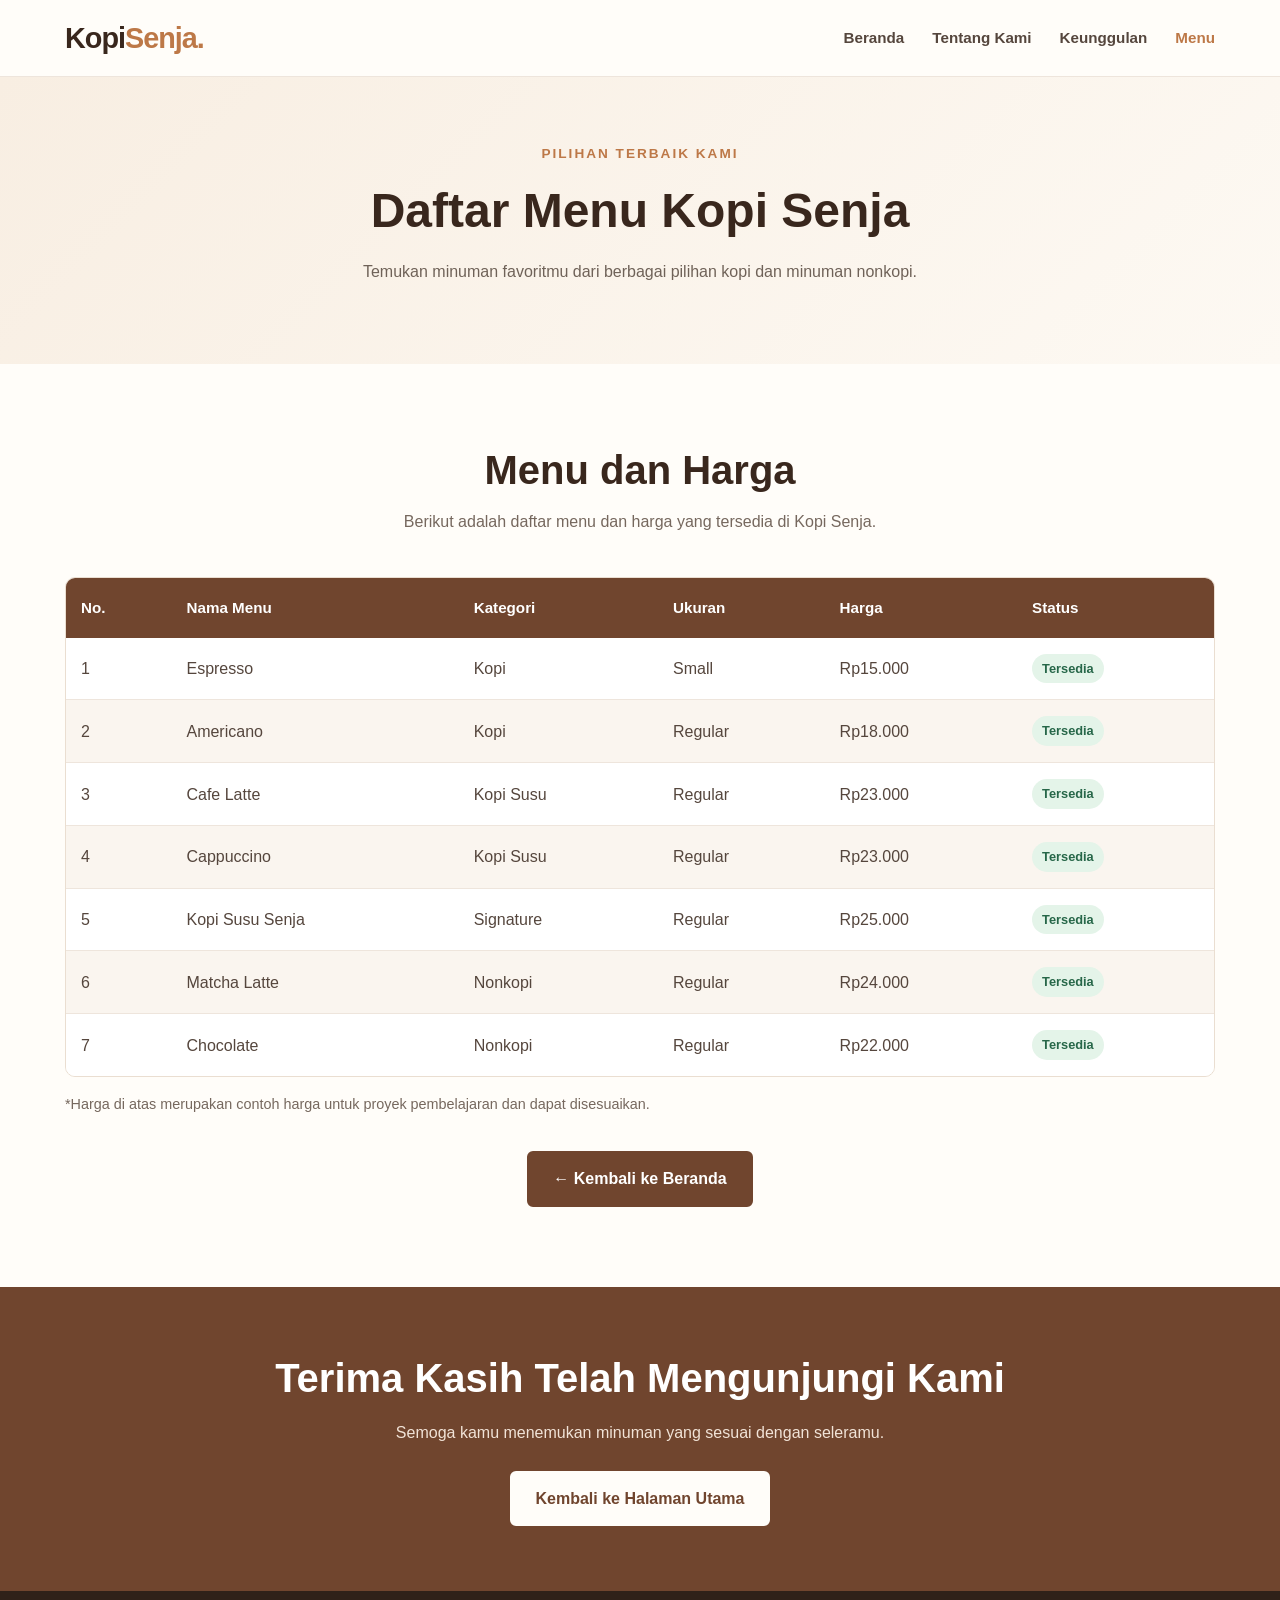
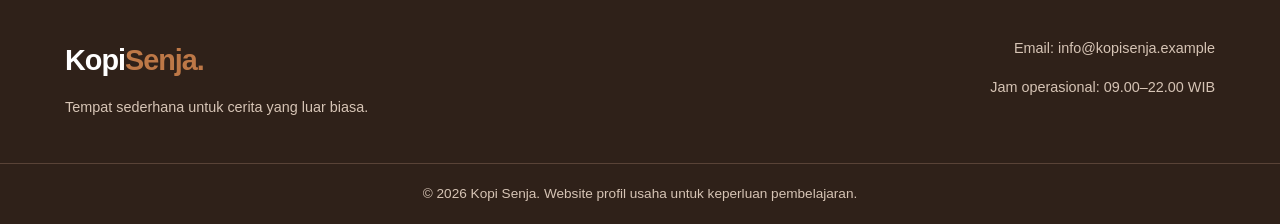
<file: menu.html>
<!DOCTYPE html>
<html lang="id">
<head>
    <meta charset="UTF-8">
    <meta name="viewport" content="width=device-width, initial-scale=1.0">
    <title>Menu | Kopi Senja</title>
    <link rel="stylesheet" href="style.css">
</head>
<body>

    <!-- Header dan Navigasi -->
    <header class="header">
        <div class="container navbar">
            <a href="index.html" class="logo">Kopi<span>Senja.</span></a>

            <nav>
                <ul class="nav-menu">
                    <li><a href="index.html">Beranda</a></li>
                    <li><a href="index.html#tentang">Tentang Kami</a></li>
                    <li><a href="index.html#keunggulan">Keunggulan</a></li>
                    <li><a href="menu.html" class="active">Menu</a></li>
                </ul>
            </nav>
        </div>
    </header>

    <main>
        <!-- Judul Halaman -->
        <section class="menu-hero">
            <div class="container">
                <p class="subtitle">PILIHAN TERBAIK KAMI</p>
                <h1>Daftar Menu Kopi Senja</h1>
                <p>
                    Temukan minuman favoritmu dari berbagai pilihan
                    kopi dan minuman nonkopi.
                </p>
            </div>
        </section>

        <!-- Daftar Menu dalam Tabel -->
        <section class="section">
            <div class="container">
                <div class="section-heading">
                    <h2>Menu dan Harga</h2>
                    <p>
                        Berikut adalah daftar menu dan harga yang tersedia
                        di Kopi Senja.
                    </p>
                </div>

                <div class="table-wrapper">
                    <table class="menu-table">
                        <thead>
                            <tr>
                                <th>No.</th>
                                <th>Nama Menu</th>
                                <th>Kategori</th>
                                <th>Ukuran</th>
                                <th>Harga</th>
                                <th>Status</th>
                            </tr>
                        </thead>

                        <tbody>
                            <tr>
                                <td>1</td>
                                <td>Espresso</td>
                                <td>Kopi</td>
                                <td>Small</td>
                                <td>Rp15.000</td>
                                <td><span class="status">Tersedia</span></td>
                            </tr>

                            <tr>
                                <td>2</td>
                                <td>Americano</td>
                                <td>Kopi</td>
                                <td>Regular</td>
                                <td>Rp18.000</td>
                                <td><span class="status">Tersedia</span></td>
                            </tr>

                            <tr>
                                <td>3</td>
                                <td>Cafe Latte</td>
                                <td>Kopi Susu</td>
                                <td>Regular</td>
                                <td>Rp23.000</td>
                                <td><span class="status">Tersedia</span></td>
                            </tr>

                            <tr>
                                <td>4</td>
                                <td>Cappuccino</td>
                                <td>Kopi Susu</td>
                                <td>Regular</td>
                                <td>Rp23.000</td>
                                <td><span class="status">Tersedia</span></td>
                            </tr>

                            <tr>
                                <td>5</td>
                                <td>Kopi Susu Senja</td>
                                <td>Signature</td>
                                <td>Regular</td>
                                <td>Rp25.000</td>
                                <td><span class="status">Tersedia</span></td>
                            </tr>

                            <tr>
                                <td>6</td>
                                <td>Matcha Latte</td>
                                <td>Nonkopi</td>
                                <td>Regular</td>
                                <td>Rp24.000</td>
                                <td><span class="status">Tersedia</span></td>
                            </tr>

                            <tr>
                                <td>7</td>
                                <td>Chocolate</td>
                                <td>Nonkopi</td>
                                <td>Regular</td>
                                <td>Rp22.000</td>
                                <td><span class="status">Tersedia</span></td>
                            </tr>
                        </tbody>
                    </table>
                </div>

                <p class="table-note">
                    *Harga di atas merupakan contoh harga untuk proyek
                    pembelajaran dan dapat disesuaikan.
                </p>

                <div class="back-home">
                    <a href="index.html" class="btn">
                        ← Kembali ke Beranda
                    </a>
                </div>
            </div>
        </section>

        <!-- Informasi Tambahan -->
        <section class="cta-section">
            <div class="container cta-content">
                <h2>Terima Kasih Telah Mengunjungi Kami</h2>
                <p>
                    Semoga kamu menemukan minuman yang sesuai dengan seleramu.
                </p>
                <a href="index.html" class="btn btn-light">
                    Kembali ke Halaman Utama
                </a>
            </div>
        </section>
    </main>

    <!-- Footer -->
    <footer class="footer">
        <div class="container footer-content">
            <div>
                <a href="index.html" class="logo footer-logo">
                    Kopi<span>Senja.</span>
                </a>
                <p>Tempat sederhana untuk cerita yang luar biasa.</p>
            </div>

            <div class="footer-contact">
                <p>Email: info@kopisenja.example</p>
                <p>Jam operasional: 09.00–22.00 WIB</p>
            </div>
        </div>

        <div class="copyright">
            <p>
                &copy; 2026 Kopi Senja. Website profil usaha untuk keperluan
                pembelajaran.
            </p>
        </div>
    </footer>

</body>
</html>
</file>
<file: style.css>
/* ==================================
   PENGATURAN DASAR
================================== */
* {
    margin: 0;
    padding: 0;
    box-sizing: border-box;
}

html {
    scroll-behavior: smooth;
    scroll-padding-top: 90px;
}

body {
    font-family: Arial, Helvetica, sans-serif;
    color: #30251f;
    background-color: #fffdf9;
    line-height: 1.7;
}

img {
    display: block;
    max-width: 100%;
}

a {
    text-decoration: none;
    color: inherit;
}

.container {
    width: 90%;
    max-width: 1150px;
    margin: 0 auto;
}

h1,
h2,
h3 {
    line-height: 1.3;
}

h1 {
    font-size: clamp(2.2rem, 5vw, 3.6rem);
}

h2 {
    font-size: clamp(1.8rem, 4vw, 2.5rem);
}

p {
    margin-bottom: 14px;
}

/* ==================================
   HEADER DAN NAVIGASI
================================== */
.header {
    background-color: #fffdf9;
    border-bottom: 1px solid #eee5dc;
    position: sticky;
    top: 0;
    z-index: 100;
}

.navbar {
    min-height: 76px;
    display: flex;
    justify-content: space-between;
    align-items: center;
    gap: 20px;
}

.logo {
    font-size: 1.8rem;
    font-weight: bold;
    color: #39271d;
    letter-spacing: -1px;
    white-space: nowrap;
}

.logo span {
    color: #bd7847;
}

.nav-menu {
    list-style: none;
    display: flex;
    align-items: center;
    gap: 28px;
}

.nav-menu a {
    font-size: 0.95rem;
    font-weight: 600;
    color: #55463d;
    transition: color 0.3s;
}

.nav-menu a:hover,
.nav-menu a.active {
    color: #bd7847;
}

/* ==================================
   TOMBOL
================================== */
.btn {
    display: inline-block;
    background-color: #70452e;
    color: #ffffff;
    padding: 12px 24px;
    border: 2px solid #70452e;
    border-radius: 6px;
    font-weight: bold;
    transition: 0.3s;
}

.btn:hover {
    background-color: #4d3020;
    border-color: #4d3020;
    transform: translateY(-2px);
}

.btn-outline {
    color: #70452e;
    background-color: transparent;
}

.btn-outline:hover {
    color: #ffffff;
}

.btn-light {
    background-color: #fffdf9;
    border-color: #fffdf9;
    color: #70452e;
}

.btn-light:hover {
    background-color: #f0e4d7;
    border-color: #f0e4d7;
    color: #4d3020;
}

/* ==================================
   HALAMAN BERANDA
================================== */
.hero {
    background: linear-gradient(135deg, #f8eee2, #fdf9f3);
    padding: 75px 0;
}

.hero-content {
    display: grid;
    grid-template-columns: 1.1fr 0.9fr;
    align-items: center;
    gap: 55px;
}

.subtitle {
    color: #bd7847;
    font-weight: bold;
    font-size: 0.85rem;
    letter-spacing: 2px;
    margin-bottom: 15px;
}

.hero-text h1 {
    margin-bottom: 22px;
    color: #39271d;
}

.hero-text h1 span {
    color: #bd7847;
}

.hero-text > p:not(.subtitle) {
    color: #6f6258;
    font-size: 1.05rem;
    margin-bottom: 28px;
}

.hero-buttons {
    display: flex;
    flex-wrap: wrap;
    gap: 12px;
}

.hero-image img {
    width: 100%;
    height: 430px;
    object-fit: cover;
    border-radius: 18px;
    box-shadow: 0 15px 35px rgba(57, 39, 29, 0.15);
}

/* ==================================
   BAGIAN UMUM
================================== */
.section {
    padding: 80px 0;
}

.section-heading {
    text-align: center;
    max-width: 700px;
    margin: 0 auto 42px;
}

.section-heading h2 {
    margin-bottom: 12px;
    color: #39271d;
}

.section-heading p {
    color: #76685e;
}

/* ==================================
   TENTANG KAMI
================================== */
.about-grid {
    display: grid;
    grid-template-columns: 1fr 1fr;
    align-items: center;
    gap: 55px;
}

.about-image {
    width: 100%;
    height: 390px;
    object-fit: cover;
    border-radius: 15px;
}

.about-text h2 {
    margin-bottom: 22px;
}

.about-text p {
    color: #6f6258;
}

.text-link {
    display: inline-block;
    color: #a96132;
    font-weight: bold;
    margin-top: 8px;
}

.text-link:hover {
    color: #70452e;
}

/* ==================================
   VISI DAN MISI
================================== */
.vision-section {
    background-color: #f8f2eb;
}

.vision-grid {
    display: grid;
    grid-template-columns: repeat(2, 1fr);
    gap: 25px;
}

.info-card,
.feature-card {
    background-color: #ffffff;
    border: 1px solid #eee5dc;
    border-radius: 12px;
    padding: 30px;
    transition: transform 0.3s, box-shadow 0.3s;
}

.info-card:hover,
.feature-card:hover {
    transform: translateY(-5px);
    box-shadow: 0 10px 25px rgba(57, 39, 29, 0.08);
}

.card-icon {
    font-size: 2rem;
    margin-bottom: 15px;
}

.info-card h3,
.feature-card h3 {
    margin-bottom: 12px;
    color: #70452e;
}

.info-card p,
.feature-card p {
    color: #6f6258;
    margin-bottom: 0;
}

/* ==================================
   KEUNGGULAN
================================== */
.feature-grid {
    display: grid;
    grid-template-columns: repeat(3, 1fr);
    gap: 24px;
}

/* ==================================
   AJAKAN / CTA
================================== */
.cta-section {
    background-color: #70452e;
    color: #ffffff;
    padding: 65px 0;
    text-align: center;
}

.cta-content h2 {
    margin-bottom: 15px;
}

.cta-content p {
    color: #f1e3d7;
    margin-bottom: 25px;
}

/* ==================================
   HALAMAN MENU
================================== */
.menu-hero {
    background: linear-gradient(135deg, #f8eee2, #fdf9f3);
    text-align: center;
    padding: 65px 0;
}

.menu-hero h1 {
    color: #39271d;
    font-size: clamp(2rem, 5vw, 3rem);
    margin-bottom: 15px;
}

.menu-hero p:last-child {
    color: #6f6258;
}

/* ==================================
   TABEL MENU
================================== */
.table-wrapper {
    width: 100%;
    overflow-x: auto;
    border-radius: 10px;
    border: 1px solid #eaded1;
}

.menu-table {
    width: 100%;
    border-collapse: collapse;
    background-color: #ffffff;
    min-width: 680px;
}

.menu-table th {
    background-color: #70452e;
    color: #ffffff;
    padding: 17px 15px;
    text-align: left;
    font-size: 0.95rem;
}

.menu-table td {
    padding: 16px 15px;
    border-bottom: 1px solid #eee5dc;
    color: #55463d;
}

.menu-table tbody tr:nth-child(even) {
    background-color: #faf5ef;
}

.menu-table tbody tr:hover {
    background-color: #f2e5d7;
}

.menu-table tbody tr:last-child td {
    border-bottom: none;
}

.status {
    display: inline-block;
    color: #276749;
    background-color: #e4f4e9;
    padding: 4px 10px;
    border-radius: 20px;
    font-size: 0.8rem;
    font-weight: bold;
    white-space: nowrap;
}

.table-note {
    color: #76685e;
    font-size: 0.9rem;
    margin-top: 15px;
}

.back-home {
    text-align: center;
    margin-top: 35px;
}

/* ==================================
   FOOTER
================================== */
.footer {
    background-color: #2f2119;
    color: #f8eee2;
    padding-top: 45px;
}

.footer-content {
    display: flex;
    justify-content: space-between;
    align-items: flex-start;
    gap: 30px;
    padding-bottom: 30px;
}

.footer-logo {
    color: #ffffff;
    display: inline-block;
    margin-bottom: 10px;
}

.footer-content p {
    color: #d6c4b5;
    font-size: 0.9rem;
}

.footer-contact {
    text-align: right;
}

.copyright {
    border-top: 1px solid #594337;
    text-align: center;
    padding: 18px 15px;
}

.copyright p {
    color: #d6c4b5;
    font-size: 0.85rem;
    margin-bottom: 0;
}

/* ==================================
   RESPONSIVE UNTUK TABLET DAN HP
================================== */
@media (max-width: 850px) {
    .navbar {
        flex-direction: column;
        padding: 16px 0;
    }

    .nav-menu {
        justify-content: center;
        flex-wrap: wrap;
        gap: 12px 20px;
    }

    .hero-content,
    .about-grid {
        grid-template-columns: 1fr;
        gap: 35px;
    }

    .hero {
        padding: 50px 0;
    }

    .hero-image img {
        height: 350px;
    }

    .about-image {
        height: 320px;
    }

    .feature-grid {
        grid-template-columns: repeat(2, 1fr);
    }
}

@media (max-width: 560px) {
    .container {
        width: 92%;
    }

    .section {
        padding: 55px 0;
    }

    .nav-menu {
        gap: 10px 14px;
    }

    .nav-menu a {
        font-size: 0.85rem;
    }

    .hero-buttons {
        flex-direction: column;
    }

    .hero-buttons .btn {
        text-align: center;
    }

    .hero-image img {
        height: 260px;
    }

    .vision-grid,
    .feature-grid {
        grid-template-columns: 1fr;
    }

    .info-card,
    .feature-card {
        padding: 24px;
    }

    .footer-content {
        flex-direction: column;
    }

    .footer-contact {
        text-align: left;
    }

    .menu-hero {
        padding: 45px 0;
    }
}
</file>
